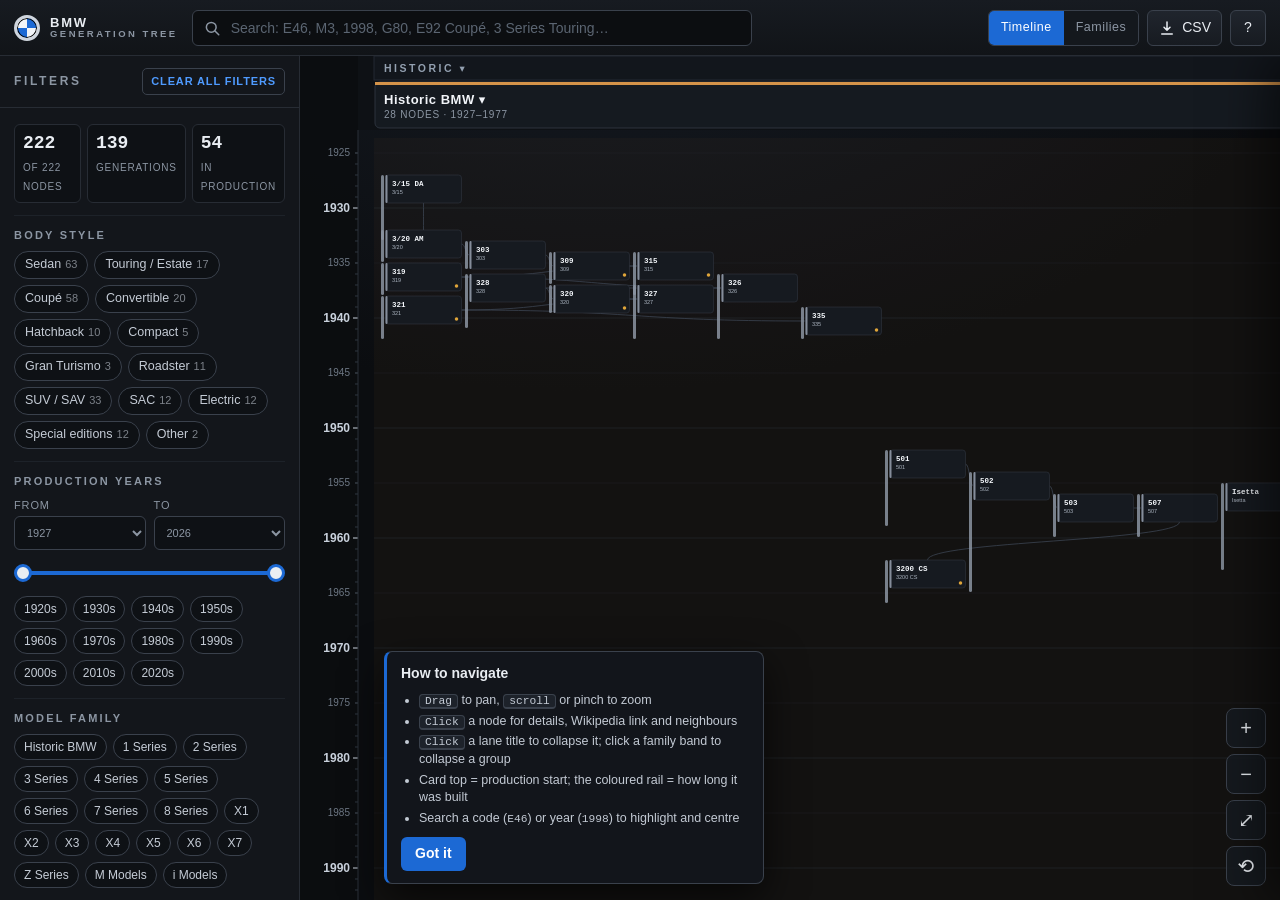
<file: index-1.html>
<!doctype html>
<html lang="en">
<head>
<meta charset="utf-8">
<meta name="viewport" content="width=device-width, initial-scale=1, viewport-fit=cover">
<title>BMW Generation Tree</title>
<meta name="description" content="Interactive technology tree of every BMW production generation, from the 1927 Dixi to 2026.">
<link rel="stylesheet" href="styles.css">
</head>
<body>
<header class="topbar">
  <button class="icon-btn" id="btnFilters" aria-label="Open filters" aria-controls="sidebar">
    <svg viewBox="0 0 24 24" width="20" height="20"><path d="M3 5h18M6 12h12M10 19h4" stroke="currentColor" stroke-width="2" stroke-linecap="round" fill="none"/></svg>
    <span class="btn-label">Filters</span><span class="badge" id="filterBadge" hidden>0</span>
  </button>
  <div class="brand"><span class="roundel" aria-hidden="true"></span><span class="brand-text">BMW<b>GENERATION TREE</b></span></div>
  <div class="search" role="search">
    <svg viewBox="0 0 24 24" width="18" height="18" aria-hidden="true"><circle cx="11" cy="11" r="6.5" stroke="currentColor" stroke-width="2" fill="none"/><path d="M16 16l5 5" stroke="currentColor" stroke-width="2" stroke-linecap="round"/></svg>
    <input id="search" type="search" autocomplete="off" spellcheck="false" placeholder="Search: E46, M3, 1998, G80, E92 Coupé, 3 Series Touring…" aria-label="Search generations">
    <div id="results" class="results" role="listbox" hidden></div>
  </div>
  <div class="top-actions">
    <div class="seg" id="viewSeg" role="group" aria-label="Layout">
      <button data-view="time" class="on" title="Chronological tree: vertical position = production year">Timeline</button>
      <button data-view="family" title="Family view: generations stacked in order, ignoring the time scale">Families</button>
    </div>
    <button class="icon-btn" id="btnCsv" title="Export the currently filtered generations as CSV">
      <svg viewBox="0 0 24 24" width="18" height="18"><path d="M12 4v11m0 0l-4-4m4 4l4-4M5 20h14" stroke="currentColor" stroke-width="2" stroke-linecap="round" stroke-linejoin="round" fill="none"/></svg><span class="btn-label">CSV</span>
    </button>
    <button class="icon-btn" id="btnHelp" aria-label="How to navigate" title="How to navigate">?</button>
  </div>
</header>

<div class="layout">
  <aside id="sidebar" class="sidebar" aria-label="Filters">
    <div class="sheet-handle" aria-hidden="true"></div>
    <div class="sidebar-head">
      <h2>Filters</h2>
      <button class="link-btn" id="btnClear">CLEAR ALL FILTERS</button>
      <button class="icon-btn close-only" id="btnCloseFilters" aria-label="Close filters">✕</button>
    </div>
    <div class="sidebar-scroll">
      <section class="stats" id="stats" aria-live="polite"></section>

      <section>
        <h3>Body style</h3>
        <div class="chips" id="fBody"></div>
      </section>

      <section>
        <h3>Production years</h3>
        <div class="yearrow">
          <label>From <select id="yFromSel"></select></label>
          <label>To <select id="yToSel"></select></label>
        </div>
        <div class="dual" id="dual">
          <div class="dual-track"><div class="dual-fill" id="dualFill"></div></div>
          <input type="range" id="yFrom" aria-label="Start year">
          <input type="range" id="yTo" aria-label="End year">
        </div>
        <div class="chips small" id="fDecades"></div>
      </section>

      <section>
        <h3>Model family</h3>
        <div class="chips small" id="fSeries"></div>
      </section>

      <section>
        <h3>Chassis code</h3>
        <input class="text" id="fCode" type="text" placeholder="E30, F30, G20, G80, F90, G05…" aria-label="Filter by chassis code" autocomplete="off" spellcheck="false">
        <p class="hint">Comma-separated; matches the start of a code (E9 finds E90–E93).</p>
      </section>

      <section>
        <h3>Type</h3>
        <div class="chips small" id="fType"></div>
      </section>

      <section>
        <h3>Status</h3>
        <div class="chips small" id="fStatus"></div>
      </section>

      <section>
        <h3>Chassis-code legend</h3>
        <ul class="legend" id="legend"></ul>
      </section>
      <p class="foot">Data: <code>data/bmw-models.json</code>. Items marked <span class="unc-dot"></span> contain a date, code or link that is flagged as uncertain.</p>
    </div>
  </aside>

  <main class="stage" id="stage">
    <div class="mobile-switch" id="mobileSwitch" role="group" aria-label="Mobile layout">
      <button data-mv="list" class="on">List</button><button data-mv="tree">Tree</button>
    </div>

    <div class="tree-wrap" id="treeWrap">
      <svg id="svg" class="tree" role="application" aria-label="BMW generation tree. Drag to pan, scroll to zoom, select a node for details." tabindex="0">
        <defs>
          <linearGradient id="railFade" x1="0" y1="0" x2="0" y2="1"><stop offset="0" stop-color="currentColor" stop-opacity="1"/><stop offset="1" stop-color="currentColor" stop-opacity="0.25"/></linearGradient>
          <marker id="arrow" viewBox="0 0 8 8" refX="6" refY="4" markerWidth="6" markerHeight="6" orient="auto"><path d="M0 0L8 4L0 8z" fill="#5b6572"/></marker>
        </defs>
        <g id="gContent"><g id="gGrid"></g><g id="gEdges"></g><g id="gHi"></g><g id="gNodes"></g></g>
        <g id="gAxis"></g>
        <g id="gHeaders"></g>
        <rect id="corner" x="0" y="0" width="0" height="0"/>
      </svg>
      <div class="zoom-ctl" aria-label="Zoom and view controls">
        <button id="zIn" aria-label="Zoom in">+</button>
        <button id="zOut" aria-label="Zoom out">−</button>
        <button id="zFit" title="Fit whole tree" aria-label="Fit whole tree">⤢</button>
        <button id="zReset" title="Reset view" aria-label="Reset view">⟲</button>
      </div>
      <div class="hint-card" id="helpCard" hidden>
        <b>How to navigate</b>
        <ul>
          <li><kbd>Drag</kbd> to pan, <kbd>scroll</kbd> or pinch to zoom</li>
          <li><kbd>Click</kbd> a node for details, Wikipedia link and neighbours</li>
          <li><kbd>Click</kbd> a lane title to collapse it; click a family band to collapse a group</li>
          <li>Card top = production start; the coloured rail = how long it was built</li>
          <li>Search a code (<code>E46</code>) or year (<code>1998</code>) to highlight and centre</li>
        </ul>
        <button class="primary" id="helpOk">Got it</button>
      </div>
      <div class="empty" id="emptyMsg" hidden>No generation matches these filters.<br><button class="primary" id="emptyClear">Clear all filters</button></div>
    </div>

    <div class="mobile-list" id="mobileList" aria-label="Generations by model family"></div>

    <div class="tray" id="tray" hidden></div>
  </main>

  <aside id="drawer" class="drawer" aria-label="Generation details" aria-hidden="true">
    <div class="sheet-handle" aria-hidden="true"></div>
    <button class="icon-btn drawer-close" id="drawerClose" aria-label="Close details">✕</button>
    <div id="drawerBody"></div>
  </aside>
</div>

<div class="modal" id="modal" hidden>
  <div class="modal-card" role="dialog" aria-modal="true" aria-label="Compare generations">
    <button class="icon-btn modal-close" id="modalClose" aria-label="Close">✕</button>
    <div id="modalBody"></div>
  </div>
</div>
<div class="scrim" id="scrim" hidden></div>

<script src="data/bmw-models.js"></script>
<script src="app.js"></script>
</body>
</html>
</file>
<file: styles.css>
:root{
  --bg:#0b0d10; --bg2:#10131777; --panel:#13161b; --panel2:#181c22; --line:#272c34; --line2:#3a414c;
  --text:#e9edf2; --muted:#8c96a3; --dim:#5b6572;
  --blue:#1c69d4; --blue2:#4f9bff; --blue-glow:#1c69d455;
  --warn:#e0a63a;
  --cE:#c8963e; --cF:#3fb6a8; --cG:#4f9bff; --cU:#a67cf0; --cI:#4ad37b; --cNA:#8b94a1;
  --mono: ui-monospace,"SF Mono","Cascadia Mono",Consolas,"Liberation Mono",monospace;
  --sans: "Segoe UI","Helvetica Neue",Helvetica,Arial,system-ui,sans-serif;
  --sidebar-w:300px; --drawer-w:400px; --top-h:56px;
}
*{box-sizing:border-box}
[hidden]{display:none!important}
html,body{height:100%;margin:0}
body{background:var(--bg);color:var(--text);font:14px/1.4 var(--sans);overflow:hidden;display:flex;flex-direction:column;-webkit-font-smoothing:antialiased}
button,input,select{font:inherit;color:inherit}
button{cursor:pointer}
code,kbd{font-family:var(--mono);font-size:.9em}
kbd{background:#1d222a;border:1px solid var(--line2);border-bottom-width:2px;border-radius:4px;padding:0 5px}
a{color:var(--blue2)}
:focus-visible{outline:2px solid var(--blue2);outline-offset:2px}

/* ---------- top bar ---------- */
.topbar{height:var(--top-h);flex:none;display:flex;align-items:center;gap:14px;padding:0 14px;background:linear-gradient(#171b21,#111418);border-bottom:1px solid var(--line);position:relative;z-index:30}
.brand{display:flex;align-items:center;gap:10px;white-space:nowrap}
.roundel{width:26px;height:26px;border-radius:50%;background:conic-gradient(var(--blue) 0 25%,#f1f4f8 0 50%,var(--blue) 0 75%,#f1f4f8 0);border:3px solid #cfd5dd;box-shadow:0 0 0 1px #000 inset}
.brand-text{display:flex;flex-direction:column;font-weight:800;letter-spacing:.14em;font-size:13px;line-height:1.05}
.brand-text b{font-weight:600;letter-spacing:.26em;font-size:9.5px;color:var(--muted)}
.search{position:relative;flex:1;max-width:560px;display:flex;align-items:center;gap:8px;background:#0c0e11;border:1px solid var(--line2);border-radius:6px;padding:0 10px;height:36px}
.search:focus-within{border-color:var(--blue2);box-shadow:0 0 0 3px var(--blue-glow)}
.search svg{color:var(--muted);flex:none}
.search input{flex:1;min-width:0;background:none;border:0;outline:0;height:100%}
.search input::placeholder{color:var(--dim)}
.results{position:absolute;left:-1px;right:-1px;top:calc(100% + 6px);background:var(--panel2);border:1px solid var(--line2);border-radius:8px;box-shadow:0 18px 40px #000a;max-height:60vh;overflow:auto;z-index:50}
.results .r{display:flex;gap:10px;align-items:center;padding:8px 12px;cursor:pointer;border-bottom:1px solid #20252c}
.results .r:last-child{border:0}
.results .r:hover,.results .r.act{background:#1e2530}
.results .code{font-family:var(--mono);font-weight:700;min-width:70px}
.results .meta{color:var(--muted);font-size:12px}
.results .none{padding:12px;color:var(--muted)}
.results .more{padding:8px 12px;color:var(--muted);font-size:12px}
.top-actions{margin-left:auto;display:flex;gap:8px;align-items:center}
.icon-btn{position:relative;display:inline-flex;align-items:center;gap:6px;height:36px;min-width:36px;padding:0 10px;justify-content:center;background:linear-gradient(#20252d,#171b21);border:1px solid var(--line2);border-radius:6px;transition:border-color .15s,background .15s}
.icon-btn:hover{border-color:var(--blue2);background:#1d2430}
.badge{background:var(--blue);color:#fff;border-radius:9px;font-size:11px;font-weight:700;padding:0 6px;line-height:16px}
.seg{display:flex;border:1px solid var(--line2);border-radius:6px;overflow:hidden}
.seg button{background:#14181d;border:0;padding:0 12px;height:34px;color:var(--muted);letter-spacing:.04em;font-size:12.5px}
.seg button.on{background:var(--blue);color:#fff}
.close-only{display:none}

/* ---------- layout ---------- */
.layout{flex:1;min-height:0;display:flex;position:relative}
.sidebar{width:var(--sidebar-w);flex:none;background:var(--panel);border-right:1px solid var(--line);display:flex;flex-direction:column;z-index:25}
.sidebar-head{display:flex;align-items:center;gap:8px;padding:12px 14px;border-bottom:1px solid var(--line)}
.sidebar-head h2{margin:0;font-size:12px;letter-spacing:.22em;text-transform:uppercase;color:var(--muted);flex:1}
.link-btn{background:none;border:1px solid var(--line2);border-radius:5px;color:var(--blue2);font-size:11px;letter-spacing:.08em;padding:5px 8px;font-weight:600}
.link-btn:hover{background:#1c2432}
.sidebar-scroll{overflow:auto;padding:4px 14px 20px;flex:1}
.sidebar section{padding:12px 0;border-bottom:1px solid #1d2229}
.sidebar h3{margin:0 0 8px;font-size:11px;letter-spacing:.2em;text-transform:uppercase;color:var(--muted);font-weight:600}
.stats{display:grid;grid-template-columns:1fr 1fr 1fr;gap:6px}
.stat{background:#0e1115;border:1px solid var(--line);border-radius:6px;padding:6px 8px}
.stat b{display:block;font-size:18px;font-family:var(--mono)}
.stat span{font-size:10px;color:var(--muted);letter-spacing:.08em;text-transform:uppercase}
.chips{display:flex;flex-wrap:wrap;gap:6px}
.chip{background:#0e1115;border:1px solid var(--line2);color:#c5ccd6;border-radius:999px;padding:4px 10px;font-size:12.5px;transition:all .12s;min-height:28px}
.chips.small .chip{padding:3px 9px;font-size:12px;min-height:26px}
.chip:hover{border-color:var(--blue2)}
.chip.on{background:var(--blue);border-color:var(--blue);color:#fff}
.chip .n{opacity:.6;font-size:11px;margin-left:4px}
.yearrow{display:flex;gap:8px;margin-bottom:10px}
.yearrow label{flex:1;font-size:11px;color:var(--muted);letter-spacing:.08em;text-transform:uppercase;display:flex;flex-direction:column;gap:3px}
select,.text{background:#0e1115;border:1px solid var(--line2);border-radius:6px;padding:6px 8px;width:100%;min-height:34px}
.text:focus,select:focus{border-color:var(--blue2);outline:0}
.hint{margin:6px 0 0;font-size:11.5px;color:var(--dim)}
.dual{position:relative;height:26px;margin:2px 4px 10px}
.dual-track{position:absolute;left:0;right:0;top:11px;height:4px;background:#232932;border-radius:2px}
.dual-fill{position:absolute;top:0;bottom:0;background:var(--blue);border-radius:2px}
.dual input{position:absolute;left:-4px;width:calc(100% + 8px);top:0;height:26px;margin:0;background:none;pointer-events:none;-webkit-appearance:none;appearance:none}
.dual input::-webkit-slider-thumb{pointer-events:auto;-webkit-appearance:none;width:18px;height:18px;border-radius:50%;background:#e9edf2;border:3px solid var(--blue);cursor:grab}
.dual input::-moz-range-thumb{pointer-events:auto;width:12px;height:12px;border-radius:50%;background:#e9edf2;border:3px solid var(--blue);cursor:grab}
.dual input::-webkit-slider-runnable-track{background:none}
.dual input::-moz-range-track{background:none}
.legend{list-style:none;margin:0;padding:0;display:grid;gap:6px}
.legend li{display:flex;gap:8px;align-items:center;font-size:12px;color:#b9c1cc}
.legend i{flex:none;width:12px;height:12px;border-radius:2px}
.legend b{font-family:var(--mono);color:var(--text);min-width:24px}
.foot{font-size:11.5px;color:var(--dim);margin:12px 0 0}
.unc-dot{display:inline-block;width:8px;height:8px;border-radius:50%;background:var(--warn);vertical-align:middle}

/* ---------- stage / tree ---------- */
.stage{flex:1;min-width:0;position:relative;background:radial-gradient(1200px 700px at 30% -10%,#151a22,var(--bg) 60%)}
.tree-wrap{position:absolute;inset:0;overflow:hidden;touch-action:none}
.tree{width:100%;height:100%;display:block;cursor:grab;user-select:none;-webkit-user-select:none;touch-action:none}
.tree.panning{cursor:grabbing}
.tree text{font-family:var(--sans);pointer-events:none}
.mono{font-family:var(--mono)}
.zoom-ctl{position:absolute;right:14px;bottom:14px;display:flex;flex-direction:column;gap:6px;z-index:5}
.zoom-ctl button{width:40px;height:40px;background:#161a20ee;border:1px solid var(--line2);border-radius:8px;font-size:20px;line-height:1}
.zoom-ctl button:hover{border-color:var(--blue2)}
.hint-card{position:absolute;left:84px;bottom:16px;max-width:380px;background:#12161cf2;border:1px solid var(--line2);border-left:3px solid var(--blue);border-radius:8px;padding:12px 14px;box-shadow:0 14px 40px #000a;z-index:6}
.hint-card ul{margin:8px 0 10px;padding-left:18px;color:#c3cad4;font-size:12.5px;display:grid;gap:3px}
.primary{background:var(--blue);border:0;border-radius:6px;color:#fff;padding:7px 14px;font-weight:600}
.primary:hover{background:#2b7ae8}
.ghost{background:transparent;border:1px solid var(--line2);border-radius:6px;padding:7px 12px}
.ghost:hover{border-color:var(--blue2)}
.empty{position:absolute;left:50%;top:40%;transform:translate(-50%,-50%);text-align:center;color:var(--muted);line-height:2}

/* svg node styling */
.node{cursor:pointer}
.node .card{fill:#161a20;stroke:#343b46;stroke-width:1;transition:fill .15s,stroke .15s}
.node .stripe{opacity:.95}
.node:hover .card{fill:#1c222b;stroke:#6b7685}
.node.sel .card{stroke:var(--blue2);stroke-width:2;fill:#18212f}
.node.rel .card{stroke:#8fb8f4;stroke-dasharray:4 3}
.node.cmp .card{stroke:var(--warn);stroke-width:2}
.node.hl .card{stroke:#fff;stroke-width:2}
.node.hl .glow{opacity:1}
.node .glow{opacity:0;fill:none;stroke:var(--blue2);stroke-width:6;filter:blur(5px);transition:opacity .15s}
.tree.has-hl .node:not(.hl):not(.sel):not(.rel){opacity:.28}
.node .t1{font-family:var(--mono);font-weight:700;font-size:15px;fill:#f4f7fb}
.node .t2{font-size:11px;fill:#aeb7c3}
.node .t3{font-size:10.5px;fill:#79838f}
.node .badge-m{font-size:9px;font-weight:800;letter-spacing:.06em}
.node .unc{fill:var(--warn)}
.node .rail{opacity:.85}
.node.current .rail{fill:url(#railFade)}
.edge{fill:none;stroke:#3b4552;stroke-width:1.6}
.edge.on{stroke:var(--blue2);stroke-width:2.2}
.edge.m{stroke:#c26af0;stroke-dasharray:5 4;stroke-width:2}
.grid{stroke:#1a1f26;stroke-width:1}
.grid.dec{stroke:#262d37}
.axis-bg{fill:#0b0d10ee}
.ax-t{fill:#6e7885;font-size:10px;font-family:var(--mono)}
.ax-d{fill:#c9d1dc;font-size:12px;font-weight:700;font-family:var(--mono)}
.hdr-bg{fill:#0e1116f2}
.lane-h{cursor:pointer}
.lane-h:hover .lh-bg{fill:#1b212a}
.lh-bg{fill:#151a20;stroke:#2c333d}
.lh-t{fill:#f1f4f8;font-weight:700;font-size:13px;letter-spacing:.04em}
.lh-s{fill:#8c96a3;font-size:10px;letter-spacing:.08em}
.fam-h{cursor:pointer}
.fam-h text{fill:#93a0b0;font-size:10.5px;letter-spacing:.24em;font-weight:700;text-transform:uppercase}
.fam-h:hover text{fill:#fff}
.lod1 .node .t3{display:none}
.lod2 .node .t2,.lod2 .node .t3{display:none}
.lod2 .node .t1{font-size:19px}
.lod3 .node .t1,.lod3 .node .t2,.lod3 .node .t3,.lod3 .node .badge-m{display:none}
.lod3 .node .card{fill:#242b35}

/* ---------- drawer ---------- */
.drawer{position:absolute;top:0;right:0;bottom:0;width:var(--drawer-w);max-width:100%;background:var(--panel);border-left:1px solid var(--line2);box-shadow:-20px 0 50px #0009;transform:translateX(102%);transition:transform .25s ease;z-index:28;overflow:auto;display:flex;flex-direction:column}
.drawer.open{transform:none}
.drawer-close{position:absolute;right:10px;top:10px;z-index:2}
#drawerBody{padding:18px 18px 28px}
.d-eyebrow{font-size:11px;letter-spacing:.22em;text-transform:uppercase;color:var(--muted)}
.d-code{font-family:var(--mono);font-size:38px;font-weight:800;line-height:1.1;margin:4px 0 2px;letter-spacing:.02em}
.d-model{font-size:16px;color:#cdd5df;margin-bottom:10px}
.pills{display:flex;flex-wrap:wrap;gap:6px;margin-bottom:12px}
.pill{font-size:11px;letter-spacing:.06em;text-transform:uppercase;border:1px solid var(--line2);border-radius:4px;padding:2px 7px;color:#c0c8d3;background:#0e1115}
.pill.cur{border-color:#2c7a4a;color:#6fe39b}
.pill.cat{border-color:var(--blue);color:#8fbaf5}
.d-img{aspect-ratio:16/9;background:#0c0e11 center/cover no-repeat;border:1px solid var(--line);border-radius:8px;margin-bottom:6px;display:grid;place-items:center;color:var(--dim);font-size:12px}
.d-credit{font-size:11px;color:var(--dim);margin-bottom:12px}
dl.facts{margin:0;display:grid;grid-template-columns:110px 1fr;gap:0;border-top:1px solid var(--line)}
dl.facts dt,dl.facts dd{margin:0;padding:8px 0;border-bottom:1px solid #1c2128}
dl.facts dt{color:var(--muted);font-size:12px;letter-spacing:.06em;text-transform:uppercase;padding-top:10px}
.linkish{background:none;border:0;padding:0;color:var(--blue2);text-decoration:underline;text-underline-offset:2px;text-align:left}
.warn-box{background:#2a2112;border:1px solid #5a4416;border-left:3px solid var(--warn);color:#ecd9ae;border-radius:6px;padding:9px 11px;margin:12px 0;font-size:12.5px}
.note{color:#b3bcc8;font-size:13px;margin:10px 0}
.d-actions{display:flex;flex-wrap:wrap;gap:8px;margin-top:14px}
.sheet-handle{display:none}

/* ---------- compare / modal ---------- */
.tray{position:absolute;left:50%;bottom:16px;transform:translateX(-50%);display:flex;gap:10px;align-items:center;background:#161a20f5;border:1px solid var(--warn);border-radius:10px;padding:8px 12px;z-index:9;box-shadow:0 10px 30px #000a;max-width:calc(100% - 28px)}
.tray .tag{font-family:var(--mono);font-weight:700}
.modal{position:fixed;inset:0;background:#000b;display:grid;place-items:center;z-index:80;padding:16px}
.modal[hidden]{display:none}
.modal-card{position:relative;background:var(--panel);border:1px solid var(--line2);border-radius:12px;width:min(820px,100%);max-height:90vh;overflow:auto;padding:22px}
.modal-close{position:absolute;right:10px;top:10px}
table.cmp{width:100%;border-collapse:collapse;margin-top:10px}
table.cmp th,table.cmp td{border-bottom:1px solid #1f242b;padding:8px 10px;text-align:left;vertical-align:top}
table.cmp th{color:var(--muted);font-size:12px;text-transform:uppercase;letter-spacing:.06em;width:130px;font-weight:600}
table.cmp thead th{color:var(--text);font-family:var(--mono);font-size:20px;text-transform:none;letter-spacing:0}
table.cmp td.diff{color:#ffd88a}
.scrim{position:fixed;inset:0;background:#0009;z-index:24}

/* ---------- mobile list ---------- */
.mobile-list,.mobile-switch{display:none}
.m-fam{background:var(--panel);border:1px solid var(--line);border-radius:10px;margin:0 0 10px;overflow:hidden}
.m-fam>button{width:100%;display:flex;align-items:center;gap:10px;background:none;border:0;padding:14px;text-align:left;min-height:52px}
.m-fam .dot{width:10px;height:28px;border-radius:3px;flex:none}
.m-fam .nm{font-weight:700;letter-spacing:.04em;flex:1}
.m-fam .ct{color:var(--muted);font-size:12px}
.m-fam .chev{transition:transform .15s;color:var(--muted)}
.m-fam.open .chev{transform:rotate(90deg)}
.m-body{display:none;padding:0 10px 10px}
.m-fam.open .m-body{display:block}
.m-card{display:block;width:100%;text-align:left;background:#0f1216;border:1px solid var(--line);border-left:4px solid var(--c,#888);border-radius:8px;padding:10px 12px;margin-top:8px;min-height:56px}
.m-card:active{background:#171d26}
.m-card .row{display:flex;justify-content:space-between;gap:8px;align-items:baseline}
.m-card .c{font-family:var(--mono);font-weight:800;font-size:16px}
.m-card .y{font-family:var(--mono);font-size:12px;color:var(--muted)}
.m-card .s{font-size:12px;color:#aab3bf;margin-top:2px}
.m-card .bar{position:relative;height:5px;background:#1b2027;border-radius:3px;margin-top:8px}
.m-card .bar i{position:absolute;top:0;bottom:0;border-radius:3px;background:var(--c,#888)}
.m-card.hl{outline:2px solid #fff}

/* ---------- responsive ---------- */
@media (max-width:1100px){
  .btn-label{display:inline}
  .sidebar{position:fixed;left:0;top:var(--top-h);bottom:0;transform:translateX(-102%);transition:transform .25s;box-shadow:20px 0 50px #000a;width:min(330px,88vw)}
  .sidebar.open{transform:none}
  .close-only{display:inline-flex}
  .drawer{position:fixed;top:var(--top-h);width:min(400px,92vw)}
  .brand-text b{display:none}
}
@media (min-width:1101px){ #btnFilters{display:none} }
@media (max-width:720px){
  :root{--top-h:auto}
  body{overflow:hidden}
  .topbar{flex-wrap:wrap;gap:8px;padding:8px 10px;height:auto}
  .brand{order:1}
  .top-actions{order:2;margin-left:auto}
  #btnFilters{order:3}
  .search{order:4;flex:1 1 100%;max-width:none;height:46px}
  .search input{font-size:16px}
  #btnFilters .btn-label,.top-actions .btn-label{display:inline}
  .seg{display:none}
  .icon-btn{height:42px;min-width:42px}
  #btnFilters{flex:1}
  .layout{min-height:0}
  .sidebar{position:fixed;inset:12vh 0 0 0;width:auto;top:12vh;transform:translateY(105%);border:1px solid var(--line2);border-radius:16px 16px 0 0;z-index:40}
  .sidebar.open{transform:none}
  .sheet-handle{display:block;width:44px;height:4px;border-radius:2px;background:#3a424d;margin:8px auto 0}
  .chip{min-height:38px;padding:6px 13px;font-size:14px}
  .chips.small .chip{min-height:36px;font-size:13.5px}
  .drawer{position:fixed;left:0;right:0;top:auto;bottom:0;width:auto;max-height:82vh;border:1px solid var(--line2);border-radius:16px 16px 0 0;transform:translateY(105%);box-shadow:0 -20px 50px #000a;z-index:45}
  .drawer.open{transform:none}
  .d-code{font-size:32px}
  dl.facts{grid-template-columns:96px 1fr}
  .mobile-switch{display:flex;position:absolute;top:8px;left:50%;transform:translateX(-50%);z-index:7;border:1px solid var(--line2);border-radius:999px;overflow:hidden;background:#12161cf2}
  .mobile-switch button{background:none;border:0;padding:8px 22px;color:var(--muted);min-height:38px}
  .mobile-switch button.on{background:var(--blue);color:#fff}
  .stage.mv-list .tree-wrap{display:none}
  .stage.mv-list .mobile-list{display:block;position:absolute;inset:0;overflow:auto;padding:56px 10px 24px}
  .stage.mv-tree .mobile-list{display:none}
  .hint-card{left:10px;right:10px;max-width:none;bottom:70px}
  .zoom-ctl{bottom:80px}
  .zoom-ctl button{width:44px;height:44px}
  .tray{bottom:10px}
}
@media (pointer:coarse){ .zoom-ctl button{width:44px;height:44px} }
@media (prefers-reduced-motion:reduce){ *{transition:none!important} }
</file>
